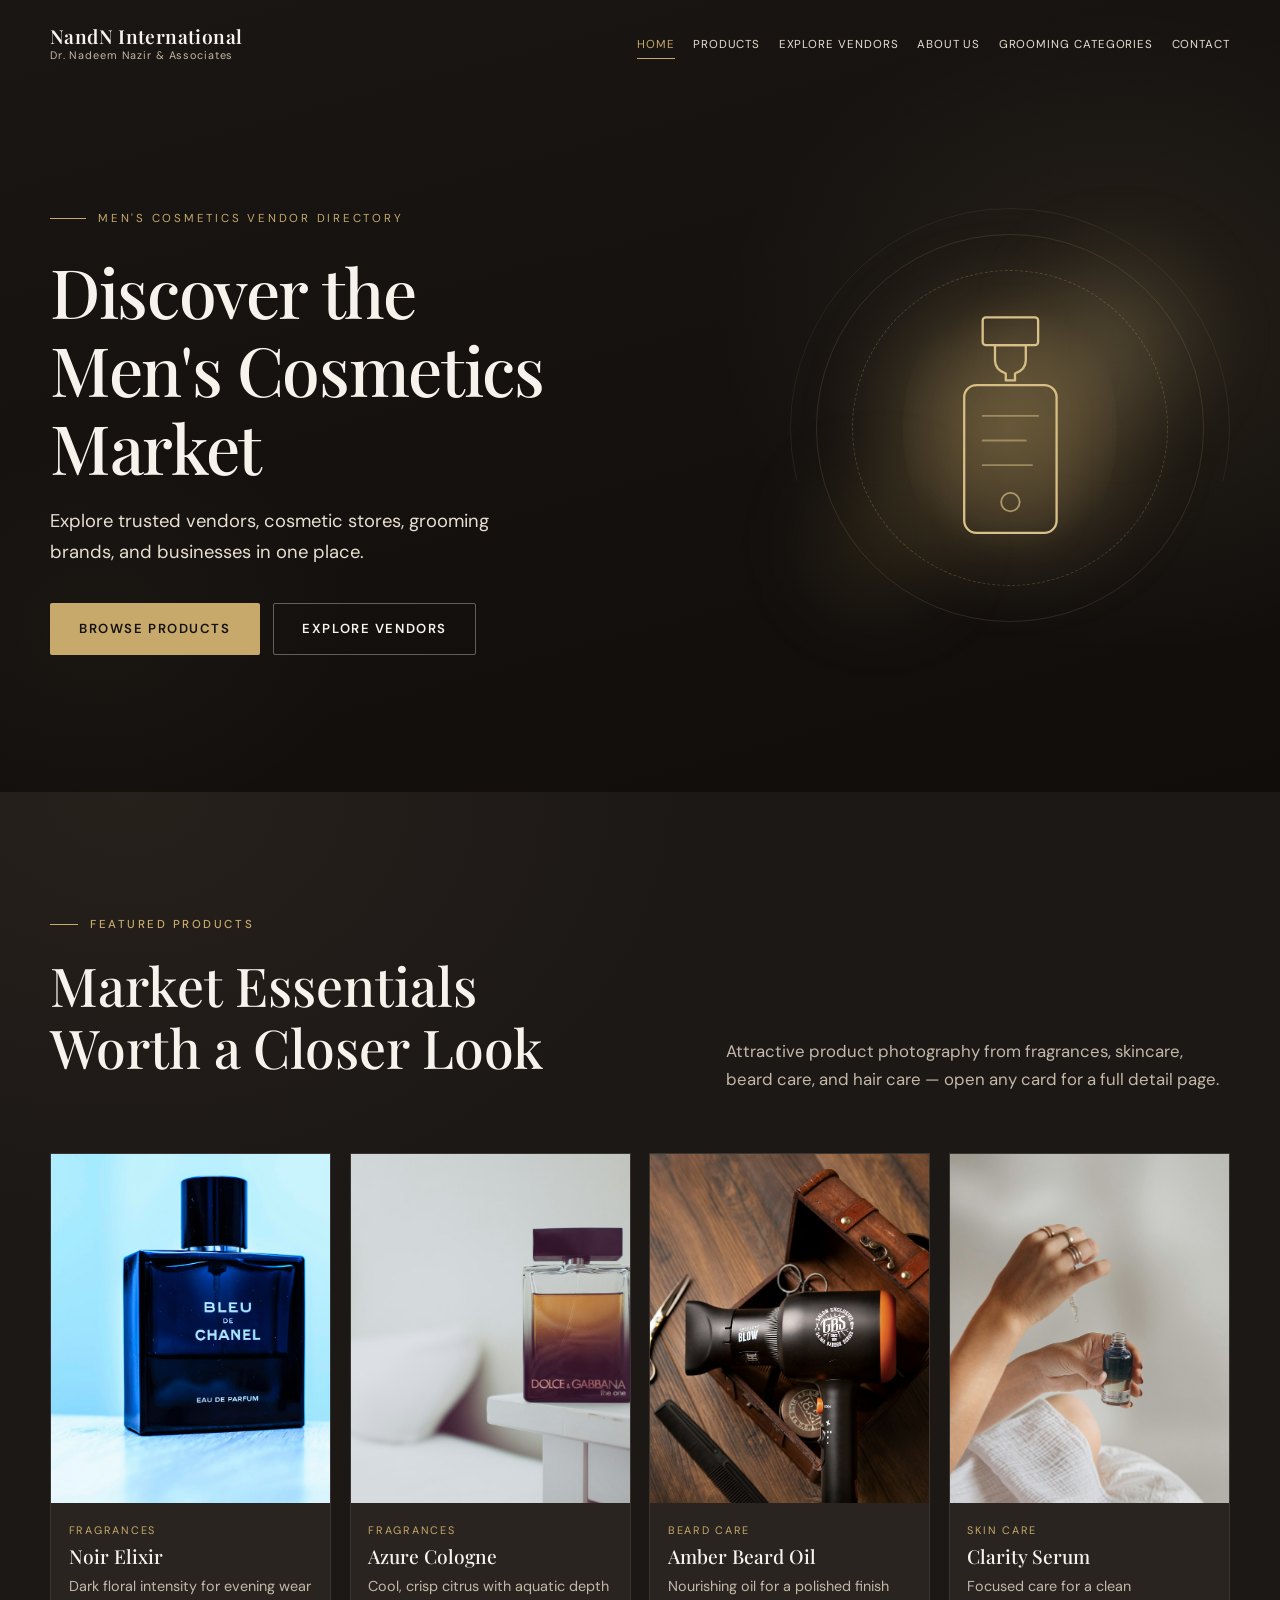
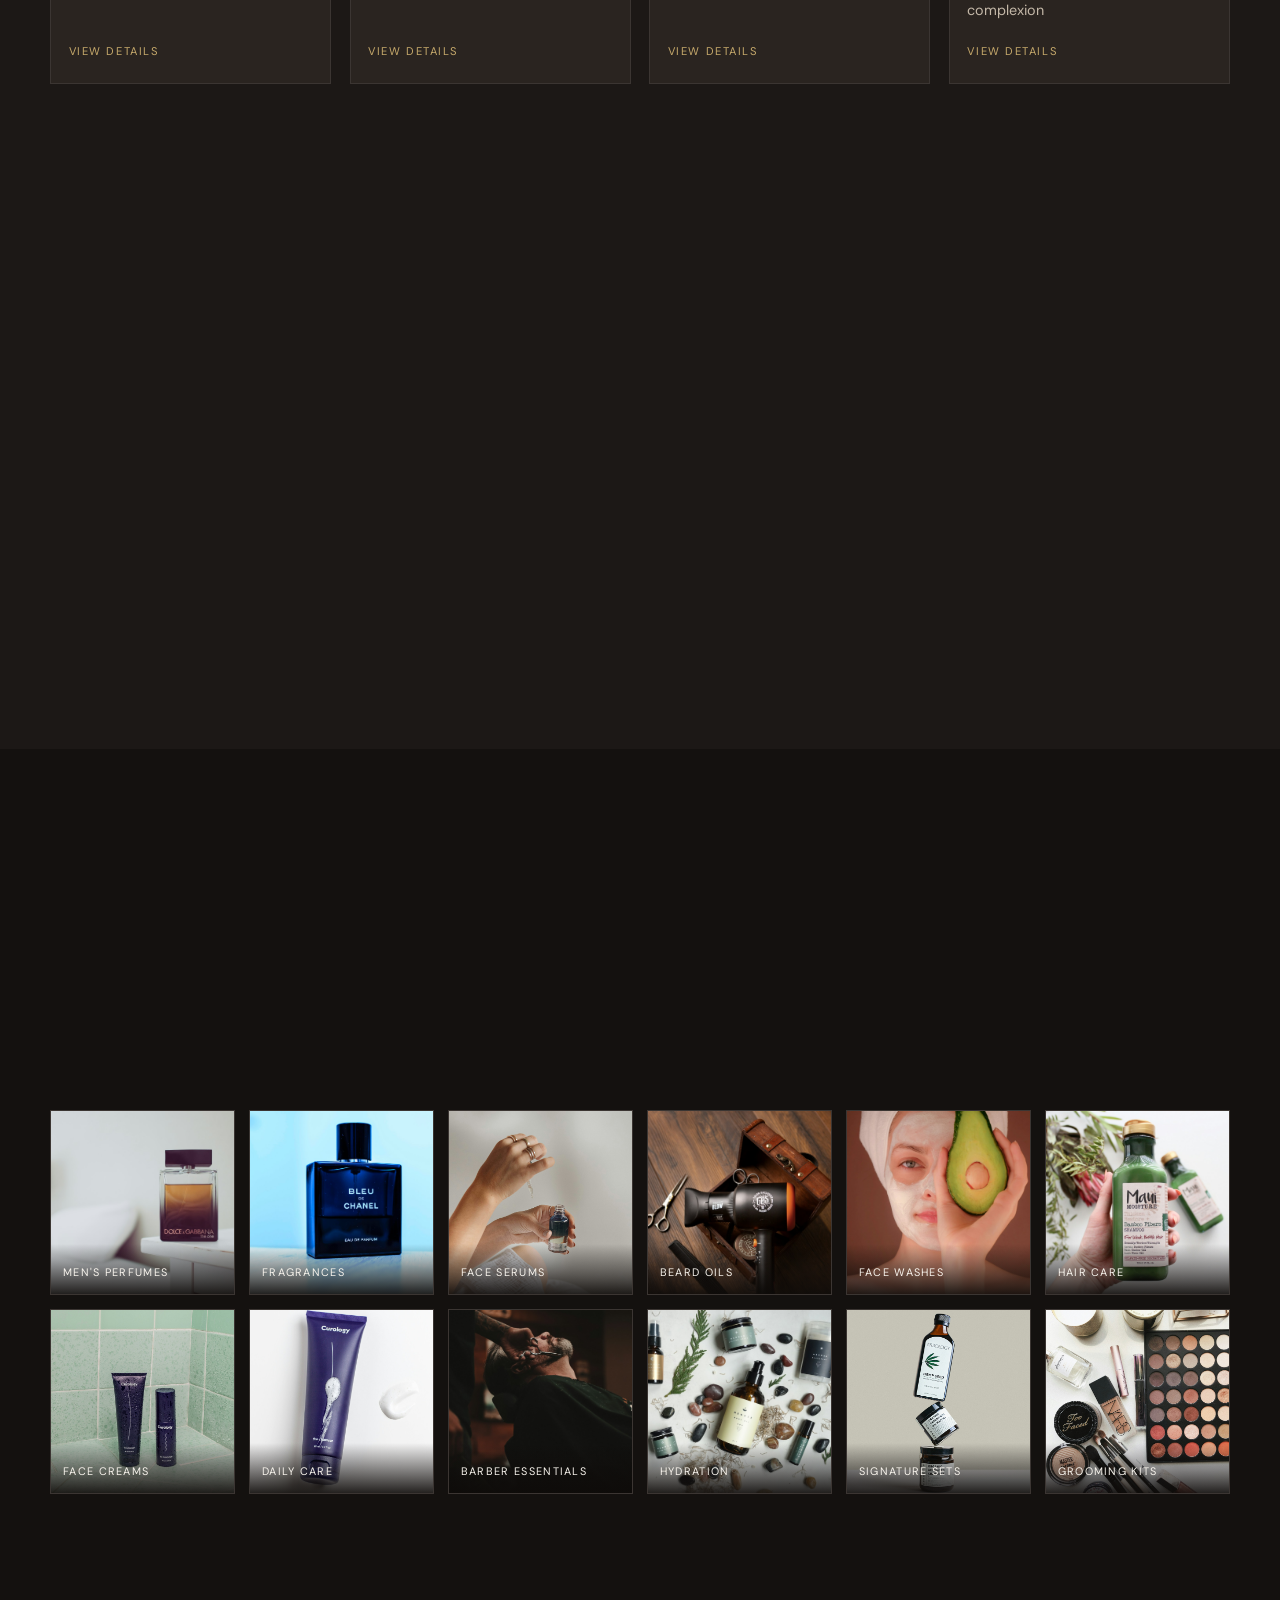
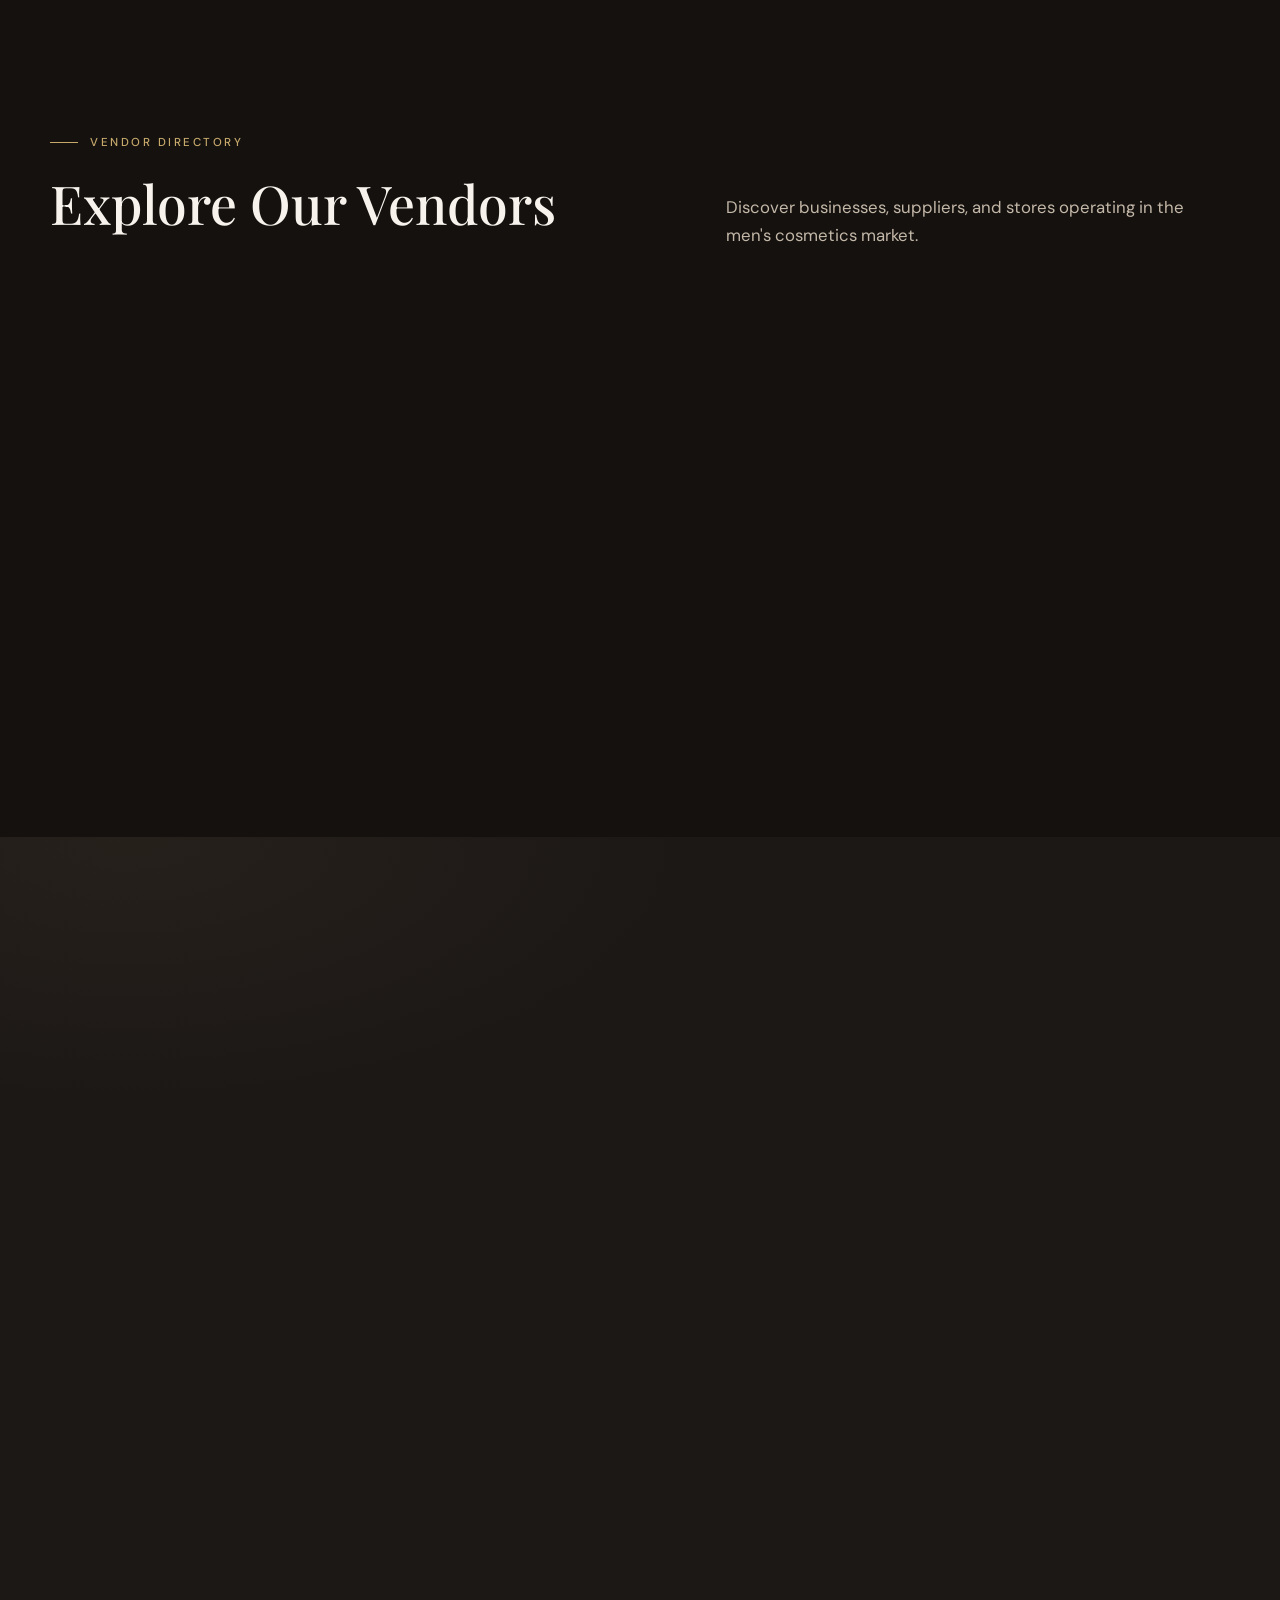
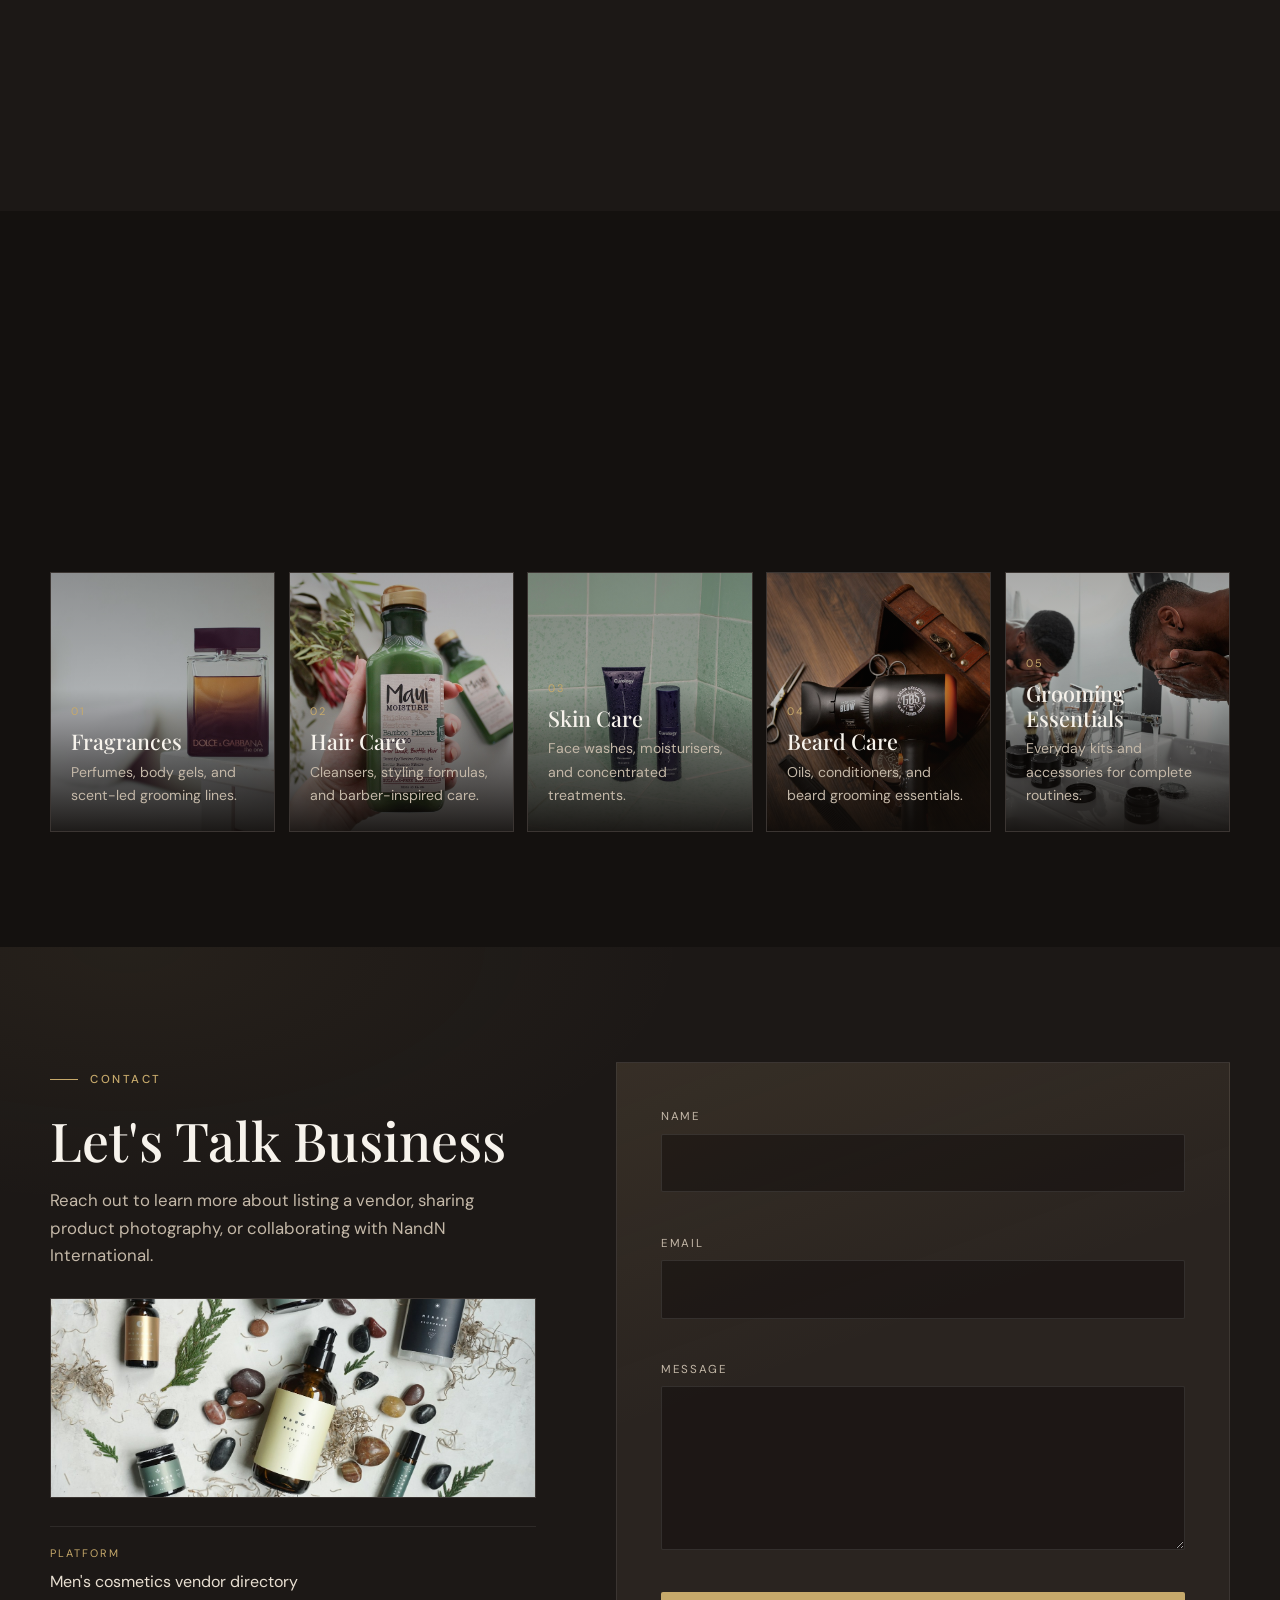
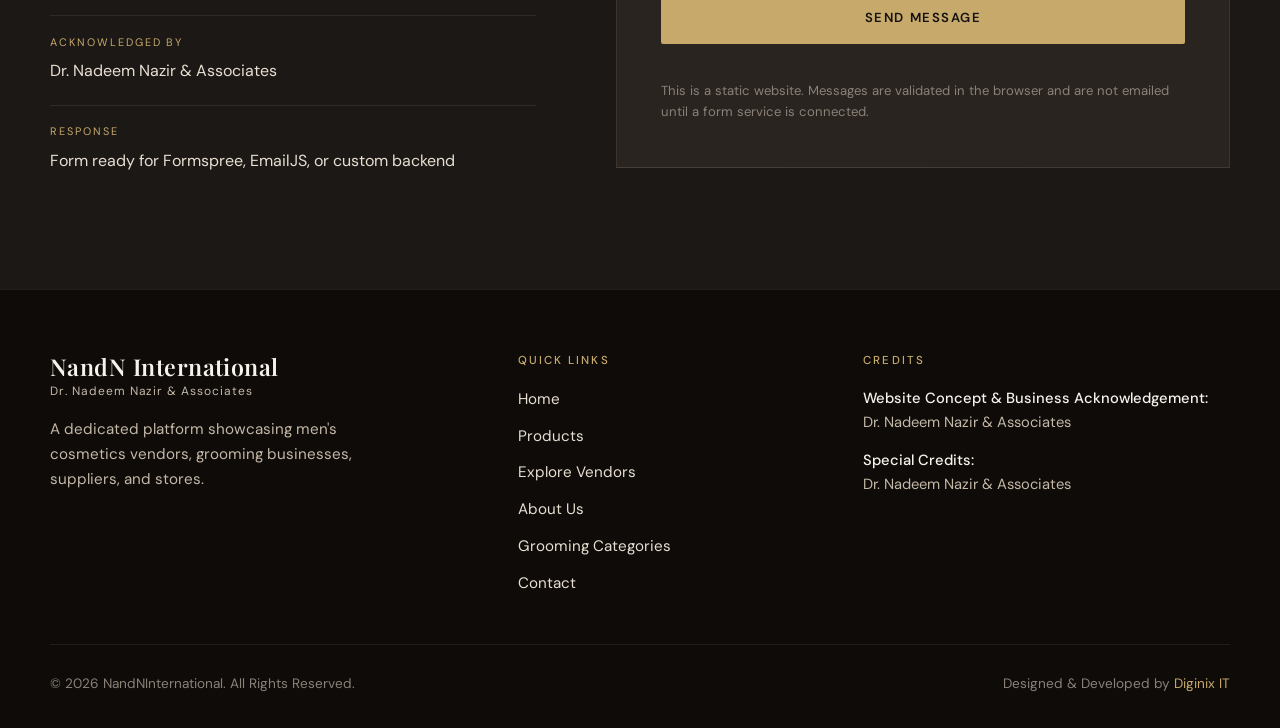
<file: index.html>
<!DOCTYPE html>
<html lang="en">
  <head>
    <meta charset="UTF-8" />
    <meta name="viewport" content="width=device-width, initial-scale=1.0" />
    <title>NandNInternational | Men's Cosmetics Market Vendors</title>
    <meta
      name="description"
      content="Discover men's cosmetics stores, suppliers, grooming brands, and market vendors through NandNInternational."
    />
    <link rel="canonical" href="https://www.nandninternational.com/" />

    <!-- Open Graph -->
    <meta property="og:type" content="website" />
    <meta property="og:title" content="NandNInternational | Men's Cosmetics Market Vendors" />
    <meta
      property="og:description"
      content="Discover men's cosmetics stores, suppliers, grooming brands, and market vendors through NandNInternational."
    />
    <meta property="og:image" content="assets/images/products/fragrance-collection.jpg" />
    <meta property="og:url" content="https://www.nandninternational.com/" />
    <meta property="og:site_name" content="NandN International" />

    <meta name="twitter:card" content="summary_large_image" />
    <meta name="twitter:title" content="NandNInternational | Men's Cosmetics Market Vendors" />
    <meta
      name="twitter:description"
      content="Discover men's cosmetics stores, suppliers, grooming brands, and market vendors through NandNInternational."
    />
    <meta name="twitter:image" content="assets/images/products/fragrance-collection.jpg" />

    <link rel="icon" type="image/svg+xml" href="assets/favicon/favicon.svg" />
    <link rel="apple-touch-icon" href="assets/favicon/favicon.svg" />

    <link rel="preconnect" href="https://fonts.googleapis.com" />
    <link rel="preconnect" href="https://fonts.gstatic.com" crossorigin />
    <link
      href="https://fonts.googleapis.com/css2?family=DM+Sans:ital,opsz,wght@0,9..40,400;0,9..40,500;0,9..40,600;0,9..40,700;1,9..40,400&family=Playfair+Display:wght@500;600;700&display=swap"
      rel="stylesheet"
    />

    <link rel="stylesheet" href="css/style.css" />
  </head>
  <body>
    <a class="skip-link" href="#main">Skip to content</a>

    <header class="site-header" id="site-header">
      <nav class="nav" aria-label="Primary">
        <a class="brand" href="#home">
          <span class="brand__name">NandN International</span>
          <span class="brand__sub">Dr. Nadeem Nazir &amp; Associates</span>
        </a>

        <button
          class="nav__toggle"
          id="nav-toggle"
          type="button"
          aria-expanded="false"
          aria-controls="nav-menu"
          aria-label="Toggle navigation menu"
        >
          <span></span>
          <span></span>
          <span></span>
        </button>

        <ul class="nav__menu" id="nav-menu">
          <li><a class="nav__link" href="#home">Home</a></li>
          <li><a class="nav__link" href="#products">Products</a></li>
          <li><a class="nav__link" href="#vendors">Explore Vendors</a></li>
          <li><a class="nav__link" href="#about">About Us</a></li>
          <li><a class="nav__link" href="#categories">Grooming Categories</a></li>
          <li><a class="nav__link" href="#contact">Contact</a></li>
        </ul>
      </nav>
    </header>

    <main id="main">
      <!-- HERO -->
      <section class="hero" id="home" aria-label="Hero">
        <div class="container hero__grid">
          <div class="hero__content">
            <p class="hero__eyebrow">Men's Cosmetics Vendor Directory</p>
            <h1 class="hero__title">Discover the Men's Cosmetics Market</h1>
            <p class="hero__text">
              Explore trusted vendors, cosmetic stores, grooming brands, and
              businesses in one place.
            </p>
            <div class="hero__actions">
              <a class="btn btn--gold" href="#products">Browse Products</a>
              <a class="btn btn--ghost" href="#vendors">Explore Vendors</a>
            </div>
          </div>

          <div class="hero__visual" aria-hidden="true">
            <div class="hero__orb hero__orb--a"></div>
            <div class="hero__orb hero__orb--b"></div>
            <div class="hero__orb hero__orb--c"></div>

            <div class="hero__rings">
              <span class="hero__ring hero__ring--1"></span>
              <span class="hero__ring hero__ring--2"></span>
              <span class="hero__ring hero__ring--3"></span>
            </div>

            <div class="hero__core">
              <svg class="hero__mark" viewBox="0 0 120 160" fill="none" xmlns="http://www.w3.org/2000/svg">
                <rect x="42" y="8" width="36" height="18" rx="2" stroke="currentColor" stroke-width="1.5" />
                <path d="M50 26h20v10c0 4-3 7-7 8.5v4.5h-6V44.5C53 43 50 40 50 36V26Z" stroke="currentColor" stroke-width="1.5" stroke-linejoin="round" />
                <rect x="30" y="52" width="60" height="96" rx="8" stroke="currentColor" stroke-width="1.5" />
                <path d="M42 72h36M42 88h28M42 104h32" stroke="currentColor" stroke-width="1.2" stroke-linecap="round" opacity="0.55" />
                <circle cx="60" cy="128" r="6" stroke="currentColor" stroke-width="1.2" opacity="0.7" />
              </svg>
              <span class="hero__shimmer"></span>
            </div>

            <span class="hero__particle"></span>
            <span class="hero__particle"></span>
            <span class="hero__particle"></span>
            <span class="hero__particle"></span>
            <span class="hero__particle"></span>
            <span class="hero__particle"></span>
          </div>
        </div>
      </section>

      <!-- FEATURED PRODUCTS -->
      <section class="section section--alt" id="products" aria-labelledby="products-title">
        <div class="container">
          <div class="section__header reveal">
            <div>
              <p class="section__eyebrow">Featured Products</p>
              <h2 class="section__title" id="products-title">
                Market Essentials Worth a Closer Look
              </h2>
            </div>
            <p class="section__lead">
              Attractive product photography from fragrances, skincare, beard
              care, and hair care — open any card for a full detail page.
            </p>
          </div>

          <div class="product-grid" id="product-grid">
            <!-- Rendered by js/products.js -->
          </div>
        </div>
      </section>

      <!-- COMPACT GALLERY -->
      <section class="section" id="showcase" aria-labelledby="showcase-title">
        <div class="container">
          <div class="section__header reveal">
            <div>
              <p class="section__eyebrow">Image Gallery</p>
              <h2 class="section__title" id="showcase-title">
                The Craft of Modern Grooming
              </h2>
            </div>
            <p class="section__lead">
              A compact look at men's fragrances, skincare, beard care, and
              grooming essentials from the market we showcase.
            </p>
          </div>

          <div class="gallery-grid">
            <figure class="gallery-item reveal">
              <img
                src="assets/images/products/fragrance-luxury-cologne.jpg"
                alt="Luxury men's cologne on wood surface"
                loading="lazy"
              />
              <figcaption>Men's Perfumes</figcaption>
            </figure>

            <figure class="gallery-item reveal reveal-delay-1">
              <img
                src="assets/images/products/fragrance-collection.jpg"
                alt="Men's cologne bottle product photography"
                loading="lazy"
              />
              <figcaption>Fragrances</figcaption>
            </figure>

            <figure class="gallery-item reveal reveal-delay-2">
              <img
                src="assets/images/products/skincare-dropper.jpg"
                alt="Skincare dropper bottle with clear product photography"
                loading="lazy"
              />
              <figcaption>Face Serums</figcaption>
            </figure>

            <figure class="gallery-item reveal reveal-delay-3">
              <img
                src="assets/images/products/beard-oil-studio.jpg"
                alt="Beard oil bottle in clean studio setting"
                loading="lazy"
              />
              <figcaption>Beard Oils</figcaption>
            </figure>

            <figure class="gallery-item reveal">
              <img
                src="assets/images/products/skincare-face-wash.jpg"
                alt="Men's face wash and cleanser products"
                loading="lazy"
              />
              <figcaption>Face Washes</figcaption>
            </figure>

            <figure class="gallery-item reveal reveal-delay-1">
              <img
                src="assets/images/products/haircare-shampoo-bottle.jpg"
                alt="Hair care shampoo bottle product shot"
                loading="lazy"
              />
              <figcaption>Hair Care</figcaption>
            </figure>

            <figure class="gallery-item reveal reveal-delay-2">
              <img
                src="assets/images/products/skincare-cream-jar.jpg"
                alt="Premium face cream jar on clean background"
                loading="lazy"
              />
              <figcaption>Face Creams</figcaption>
            </figure>

            <figure class="gallery-item reveal reveal-delay-3">
              <img
                src="assets/images/products/skincare-routine-bottles.jpg"
                alt="Daily skincare cleanser bottles"
                loading="lazy"
              />
              <figcaption>Daily Care</figcaption>
            </figure>

            <figure class="gallery-item reveal">
              <img
                src="assets/images/products/barber-grooming-tools.jpg"
                alt="Barber grooming tools and essentials"
                loading="lazy"
              />
              <figcaption>Barber Essentials</figcaption>
            </figure>

            <figure class="gallery-item reveal reveal-delay-1">
              <img
                src="assets/images/products/skincare-white-products.jpg"
                alt="Hydrating white skincare product bottles"
                loading="lazy"
              />
              <figcaption>Hydration</figcaption>
            </figure>

            <figure class="gallery-item reveal reveal-delay-2">
              <img
                src="assets/images/products/skincare-cleanse-set.jpg"
                alt="Cleanse and hydrate skincare set"
                loading="lazy"
              />
              <figcaption>Signature Sets</figcaption>
            </figure>

            <figure class="gallery-item reveal reveal-delay-3">
              <img
                src="assets/images/products/grooming-product-flatlay.jpg"
                alt="Grooming products arranged in an editorial flat lay"
                loading="lazy"
              />
              <figcaption>Grooming Kits</figcaption>
            </figure>
          </div>
        </div>
      </section>

      <!-- VENDORS -->
      <section class="section" id="vendors" aria-labelledby="vendors-title">
        <div class="container">
          <div class="section__header reveal">
            <div>
              <p class="section__eyebrow">Vendor Directory</p>
              <h2 class="section__title" id="vendors-title">Explore Our Vendors</h2>
            </div>
            <p class="section__lead">
              Discover businesses, suppliers, and stores operating in the men's
              cosmetics market.
            </p>
          </div>

          <div class="vendor-grid reveal" id="vendor-grid" aria-live="polite">
            <!-- Rendered by js/vendors.js -->
          </div>
        </div>
      </section>

      <!-- ABOUT -->
      <section class="section section--alt" id="about" aria-labelledby="about-title">
        <div class="container about">
          <div class="about__gallery reveal">
            <div class="about__frame about__frame--main">
              <img
                src="assets/images/products/fragrance-dark-perfume.jpg"
                alt="Editorial still of premium men's fragrance"
                loading="lazy"
                data-pos="center"
              />
            </div>
            <div class="about__frame">
              <img
                src="assets/images/products/skincare-cream-jar.jpg"
                alt="Premium men's face cream jar"
                loading="lazy"
              />
            </div>
            <div class="about__frame">
              <img
                src="assets/images/products/beard-oil-studio.jpg"
                alt="Beard oil studio product photograph"
                loading="lazy"
              />
            </div>
          </div>

          <div class="about__content reveal reveal-delay-1">
            <p class="section__eyebrow">About Us</p>
            <h2 class="section__title" id="about-title">
              Connecting the Men's Cosmetics Market
            </h2>
            <p class="section__lead">
              NandN International provides a dedicated platform to showcase
              businesses, suppliers, and vendors from the men's cosmetics market,
              making it easier to discover and explore the industry.
            </p>

            <div class="about__points">
              <div class="about__point">
                <span class="about__point-num">01</span>
                <div>
                  <h3>Vendor Discovery</h3>
                  <p>
                    Browse shops, wholesalers, and grooming brands in one curated
                    directory experience.
                  </p>
                </div>
              </div>
              <div class="about__point">
                <span class="about__point-num">02</span>
                <div>
                  <h3>Category Clarity</h3>
                  <p>
                    Navigate fragrances, hair care, skin care, beard care, and
                    grooming essentials with clear visual structure.
                  </p>
                </div>
              </div>
              <div class="about__point">
                <span class="about__point-num">03</span>
                <div>
                  <h3>Business Presentation</h3>
                  <p>
                    Present photography, locations, and contact pathways without
                    turning the platform into an online store.
                  </p>
                </div>
              </div>
            </div>
          </div>
        </div>
      </section>

      <!-- CATEGORIES -->
      <section class="section" id="categories" aria-labelledby="categories-title">
        <div class="container">
          <div class="section__header reveal">
            <div>
              <p class="section__eyebrow">Grooming Categories</p>
              <h2 class="section__title" id="categories-title">
                Everything Around Men's Grooming
              </h2>
            </div>
            <p class="section__lead">
              Informational categories that map the men's cosmetics market —
              designed for discovery, not shopping.
            </p>
          </div>

          <div class="category-grid">
            <article class="category-card reveal">
              <img
                src="assets/images/categories/fragrances.jpg"
                alt="Fragrance and grooming product arrangement"
                loading="lazy"
              />
              <div class="category-card__body">
                <p class="category-card__index">01</p>
                <h3 class="category-card__title">Fragrances</h3>
                <p class="category-card__text">
                  Perfumes, body gels, and scent-led grooming lines.
                </p>
              </div>
            </article>

            <article class="category-card reveal reveal-delay-1">
              <img
                src="assets/images/categories/hair-care.jpg"
                alt="Men's hair and beard cleanser bottle"
                loading="lazy"
              />
              <div class="category-card__body">
                <p class="category-card__index">02</p>
                <h3 class="category-card__title">Hair Care</h3>
                <p class="category-card__text">
                  Cleansers, styling formulas, and barber-inspired care.
                </p>
              </div>
            </article>

            <article class="category-card reveal reveal-delay-2">
              <img
                src="assets/images/categories/skin-care.jpg"
                alt="Hydrating men's skincare concentrate bottle"
                loading="lazy"
              />
              <div class="category-card__body">
                <p class="category-card__index">03</p>
                <h3 class="category-card__title">Skin Care</h3>
                <p class="category-card__text">
                  Face washes, moisturisers, and concentrated treatments.
                </p>
              </div>
            </article>

            <article class="category-card reveal">
              <img
                src="assets/images/categories/beard-care.jpg"
                alt="Men's beard oil bottle and box"
                loading="lazy"
              />
              <div class="category-card__body">
                <p class="category-card__index">04</p>
                <h3 class="category-card__title">Beard Care</h3>
                <p class="category-card__text">
                  Oils, conditioners, and beard grooming essentials.
                </p>
              </div>
            </article>

            <article class="category-card reveal reveal-delay-1">
              <img
                src="assets/images/categories/grooming-essentials.jpg"
                alt="Collection of men's grooming essentials held in hands"
                loading="lazy"
              />
              <div class="category-card__body">
                <p class="category-card__index">05</p>
                <h3 class="category-card__title">Grooming Essentials</h3>
                <p class="category-card__text">
                  Everyday kits and accessories for complete routines.
                </p>
              </div>
            </article>
          </div>
        </div>
      </section>

      <!-- CONTACT -->
      <section class="section section--alt" id="contact" aria-labelledby="contact-title">
        <div class="container contact">
          <div class="contact__aside reveal">
            <p class="section__eyebrow">Contact</p>
            <h2 class="section__title" id="contact-title">
              Let's Talk Business
            </h2>
            <p class="section__lead">
              Reach out to learn more about listing a vendor, sharing product
              photography, or collaborating with NandN International.
            </p>

            <div class="contact__visual">
              <img
                src="assets/images/products/skincare-white-products.jpg"
                alt="Men's skincare product set for vendor showcase"
                loading="lazy"
              />
            </div>

            <div class="contact__details">
              <div class="contact__detail">
                <span>Platform</span>
                <p>Men's cosmetics vendor directory</p>
              </div>
              <div class="contact__detail">
                <span>Acknowledged By</span>
                <p>Dr. Nadeem Nazir &amp; Associates</p>
              </div>
              <div class="contact__detail">
                <span>Response</span>
                <p>Form ready for Formspree, EmailJS, or custom backend</p>
              </div>
            </div>
          </div>

          <div class="contact__panel reveal reveal-delay-1">
            <form class="contact-form" id="contact-form" novalidate>
              <div class="form-field">
                <label for="name">Name</label>
                <input
                  type="text"
                  id="name"
                  name="name"
                  autocomplete="name"
                  required
                  aria-required="true"
                />
                <span class="field-error" id="name-error" role="alert"></span>
              </div>

              <div class="form-field">
                <label for="email">Email</label>
                <input
                  type="email"
                  id="email"
                  name="email"
                  autocomplete="email"
                  required
                  aria-required="true"
                />
                <span class="field-error" id="email-error" role="alert"></span>
              </div>

              <div class="form-field">
                <label for="message">Message</label>
                <textarea
                  id="message"
                  name="message"
                  rows="5"
                  required
                  aria-required="true"
                ></textarea>
                <span class="field-error" id="message-error" role="alert"></span>
              </div>

              <button class="btn btn--gold btn--block" type="submit">
                Send Message
              </button>

              <div
                class="form-feedback"
                id="form-feedback"
                role="status"
                aria-live="polite"
                hidden
              ></div>

              <p class="form-note">
                This is a static website. Messages are validated in the browser
                and are not emailed until a form service is connected.
              </p>
            </form>
          </div>
        </div>
      </section>
    </main>

    <footer class="site-footer">
      <div class="container">
        <div class="footer__top">
          <div>
            <div class="brand brand--footer">
              <span class="brand__name">NandN International</span>
              <span class="brand__sub">Dr. Nadeem Nazir &amp; Associates</span>
            </div>
            <p class="footer__desc">
              A dedicated platform showcasing men's cosmetics vendors, grooming
              businesses, suppliers, and stores.
            </p>
          </div>

          <div>
            <h3 class="footer__heading">Quick Links</h3>
            <ul class="footer__links">
              <li><a href="#home">Home</a></li>
              <li><a href="#products">Products</a></li>
              <li><a href="#vendors">Explore Vendors</a></li>
              <li><a href="#about">About Us</a></li>
              <li><a href="#categories">Grooming Categories</a></li>
              <li><a href="#contact">Contact</a></li>
            </ul>
          </div>

          <div class="footer__credits">
            <h3 class="footer__heading">Credits</h3>
            <p>
              <strong>Website Concept &amp; Business Acknowledgement:</strong><br />
              Dr. Nadeem Nazir &amp; Associates
            </p>
            <p>
              <strong>Special Credits:</strong><br />
              Dr. Nadeem Nazir &amp; Associates
            </p>
          </div>
        </div>

        <div class="footer__bottom">
          <p>
            &copy; <span id="year">2026</span> NandNInternational. All Rights
            Reserved.
          </p>
          <p class="footer__dev">
            Designed &amp; Developed by
            <a
              href="https://diginixit.com/"
              target="_blank"
              rel="noopener noreferrer"
              >Diginix IT</a
            >
          </p>
        </div>
      </div>
    </footer>

    <button
      class="back-to-top"
      id="back-to-top"
      type="button"
      aria-label="Back to top"
    >
      ↑
    </button>

    <script src="js/products.js" defer></script>
    <script src="js/vendors.js" defer></script>
    <script src="js/main.js" defer></script>
  </body>
</html>
</file>
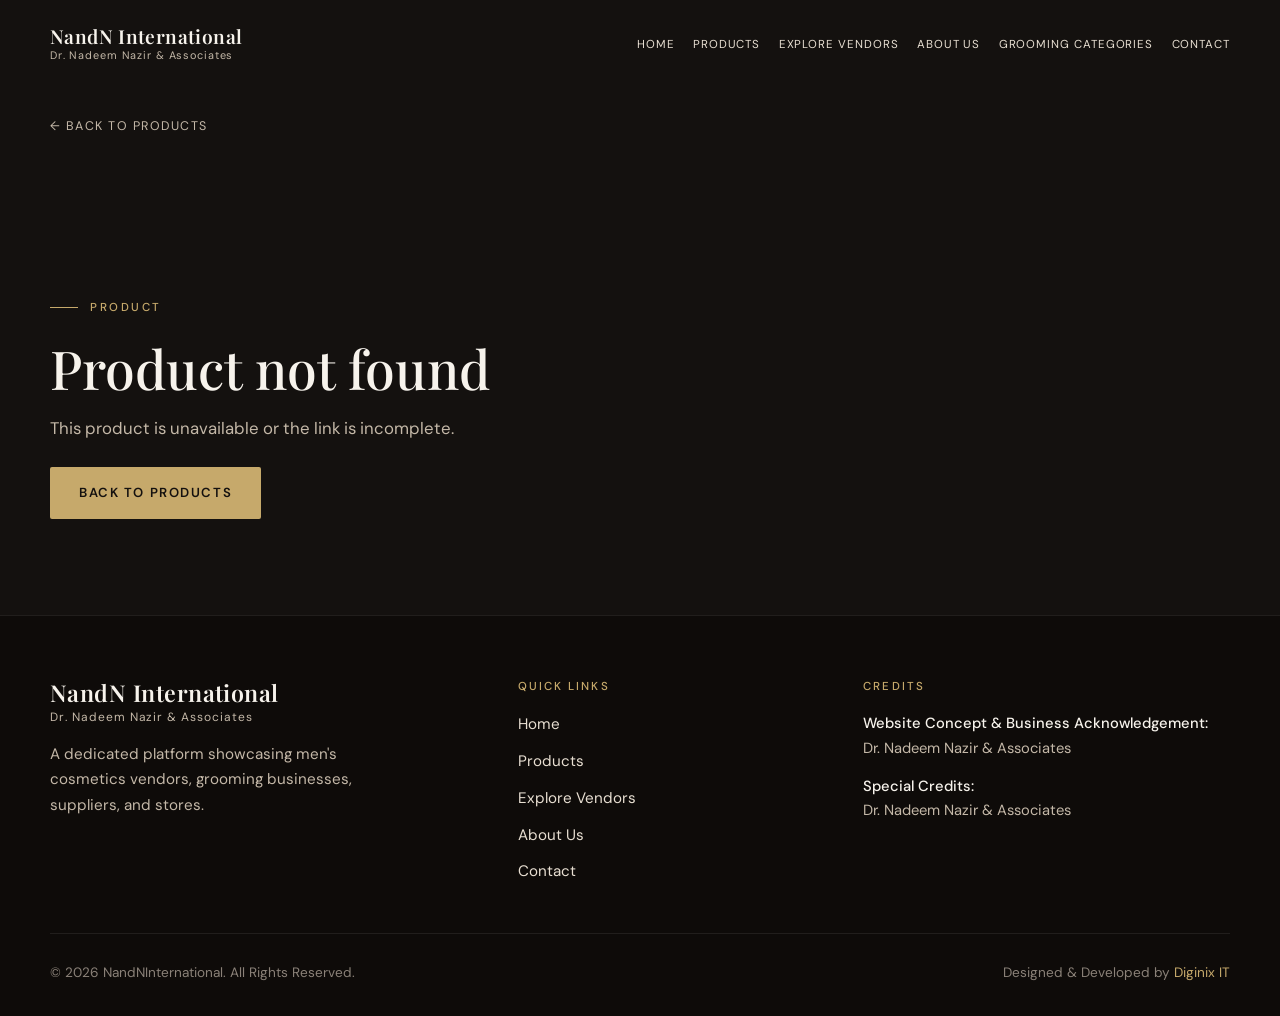
<file: product.html>
<!DOCTYPE html>
<html lang="en">
  <head>
    <meta charset="UTF-8" />
    <meta name="viewport" content="width=device-width, initial-scale=1.0" />
    <title>Product | NandN International</title>
    <meta
      name="description"
      content="Product detail photography from the NandN International men's cosmetics market directory."
    />
    <link rel="canonical" href="https://www.nandninternational.com/product.html" />

    <link rel="icon" type="image/svg+xml" href="assets/favicon/favicon.svg" />
    <link rel="apple-touch-icon" href="assets/favicon/favicon.svg" />

    <link rel="preconnect" href="https://fonts.googleapis.com" />
    <link rel="preconnect" href="https://fonts.gstatic.com" crossorigin />
    <link
      href="https://fonts.googleapis.com/css2?family=DM+Sans:ital,opsz,wght@0,9..40,400;0,9..40,500;0,9..40,600;0,9..40,700;1,9..40,400&family=Playfair+Display:wght@500;600;700&display=swap"
      rel="stylesheet"
    />

    <link rel="stylesheet" href="css/style.css" />
  </head>
  <body>
    <a class="skip-link" href="#main">Skip to content</a>

    <header class="site-header is-scrolled" id="site-header">
      <nav class="nav" aria-label="Primary">
        <a class="brand" href="index.html#home">
          <span class="brand__name">NandN International</span>
          <span class="brand__sub">Dr. Nadeem Nazir &amp; Associates</span>
        </a>

        <button
          class="nav__toggle"
          id="nav-toggle"
          type="button"
          aria-expanded="false"
          aria-controls="nav-menu"
          aria-label="Toggle navigation menu"
        >
          <span></span>
          <span></span>
          <span></span>
        </button>

        <ul class="nav__menu" id="nav-menu">
          <li><a class="nav__link" href="index.html#home">Home</a></li>
          <li><a class="nav__link" href="index.html#products">Products</a></li>
          <li><a class="nav__link" href="index.html#vendors">Explore Vendors</a></li>
          <li><a class="nav__link" href="index.html#about">About Us</a></li>
          <li><a class="nav__link" href="index.html#categories">Grooming Categories</a></li>
          <li><a class="nav__link" href="index.html#contact">Contact</a></li>
        </ul>
      </nav>
    </header>

    <main id="main">
      <div class="product-page-top">
        <div class="container">
          <a class="product-back" href="index.html#products">← Back to products</a>
        </div>
      </div>

      <div id="product-detail">
        <!-- Rendered by js/products.js -->
      </div>
    </main>

    <footer class="site-footer">
      <div class="container">
        <div class="footer__top">
          <div>
            <div class="brand brand--footer">
              <span class="brand__name">NandN International</span>
              <span class="brand__sub">Dr. Nadeem Nazir &amp; Associates</span>
            </div>
            <p class="footer__desc">
              A dedicated platform showcasing men's cosmetics vendors, grooming
              businesses, suppliers, and stores.
            </p>
          </div>

          <div>
            <h3 class="footer__heading">Quick Links</h3>
            <ul class="footer__links">
              <li><a href="index.html#home">Home</a></li>
              <li><a href="index.html#products">Products</a></li>
              <li><a href="index.html#vendors">Explore Vendors</a></li>
              <li><a href="index.html#about">About Us</a></li>
              <li><a href="index.html#contact">Contact</a></li>
            </ul>
          </div>

          <div class="footer__credits">
            <h3 class="footer__heading">Credits</h3>
            <p>
              <strong>Website Concept &amp; Business Acknowledgement:</strong><br />
              Dr. Nadeem Nazir &amp; Associates
            </p>
            <p>
              <strong>Special Credits:</strong><br />
              Dr. Nadeem Nazir &amp; Associates
            </p>
          </div>
        </div>

        <div class="footer__bottom">
          <p>
            &copy; <span id="year">2026</span> NandNInternational. All Rights
            Reserved.
          </p>
          <p class="footer__dev">
            Designed &amp; Developed by
            <a
              href="https://diginixit.com/"
              target="_blank"
              rel="noopener noreferrer"
              >Diginix IT</a
            >
          </p>
        </div>
      </div>
    </footer>

    <button
      class="back-to-top"
      id="back-to-top"
      type="button"
      aria-label="Back to top"
    >
      ↑
    </button>

    <script src="js/products.js" defer></script>
    <script src="js/vendors.js" defer></script>
    <script src="js/main.js" defer></script>
  </body>
</html>
</file>
<file: css/style.css>
/* ==========================================================================
   NandN International — Premium Men's Cosmetics Vendor Directory
   Charcoal · Warm Black · Off-white · Muted Beige · Champagne Gold
   ========================================================================== */

:root {
  --ink: #14110f;
  --charcoal: #1c1816;
  --warm-black: #2a2420;
  --stone: #3d3631;
  --warm-grey: #8a8178;
  --muted-beige: #c4b8a8;
  --sand: #e8dfd2;
  --off-white: #f7f3ec;
  --cream: #faf7f2;
  --champagne: #c6a96b;
  --champagne-light: #d9c28a;
  --champagne-deep: #a88b4a;
  --line: rgba(198, 169, 107, 0.28);
  --line-soft: rgba(255, 255, 255, 0.08);
  --shadow: 0 24px 60px rgba(0, 0, 0, 0.35);

  --font-display: "Playfair Display", Georgia, "Times New Roman", serif;
  --font-body: "DM Sans", system-ui, -apple-system, sans-serif;

  --nav-h: 88px;
  --container: 1180px;
  --radius: 2px;
  --ease: cubic-bezier(0.22, 1, 0.36, 1);
}

*,
*::before,
*::after {
  box-sizing: border-box;
}

html {
  scroll-behavior: smooth;
  -webkit-text-size-adjust: 100%;
}

body {
  margin: 0;
  font-family: var(--font-body);
  font-size: 1rem;
  line-height: 1.65;
  color: var(--sand);
  background: var(--ink);
  overflow-x: hidden;
}

body.nav-open {
  overflow: hidden;
}

img {
  max-width: 100%;
  height: auto;
  display: block;
}

img.img-fallback {
  object-fit: cover;
  width: 100%;
  height: 100%;
}

a {
  color: inherit;
  text-decoration: none;
}

button,
input,
textarea {
  font: inherit;
  color: inherit;
}

ul {
  list-style: none;
  margin: 0;
  padding: 0;
}

h1,
h2,
h3,
h4 {
  font-family: var(--font-display);
  font-weight: 500;
  line-height: 1.15;
  color: var(--off-white);
  margin: 0;
}

p {
  margin: 0;
}

:focus-visible {
  outline: 2px solid var(--champagne);
  outline-offset: 3px;
}

.skip-link {
  position: absolute;
  left: 1rem;
  top: -100px;
  background: var(--champagne);
  color: var(--ink);
  padding: 0.75rem 1rem;
  z-index: 2000;
  font-weight: 600;
}

.skip-link:focus {
  top: 1rem;
}

.container {
  width: min(100% - 2.5rem, var(--container));
  margin-inline: auto;
}

.section {
  padding: clamp(4.5rem, 9vw, 7.5rem) 0;
  position: relative;
}

.section--alt {
  background:
    radial-gradient(ellipse 80% 50% at 10% 0%, rgba(198, 169, 107, 0.06), transparent 55%),
    var(--charcoal);
}

.section__eyebrow {
  display: inline-flex;
  align-items: center;
  gap: 0.75rem;
  font-size: 0.72rem;
  letter-spacing: 0.22em;
  text-transform: uppercase;
  color: var(--champagne);
  font-weight: 500;
  margin-bottom: 1.25rem;
}

.section__eyebrow::before {
  content: "";
  width: 28px;
  height: 1px;
  background: var(--champagne);
}

.section__title {
  font-size: clamp(2rem, 4.2vw, 3.35rem);
  max-width: 16ch;
  margin-bottom: 1rem;
}

.section__lead {
  max-width: 42ch;
  color: var(--muted-beige);
  font-size: 1.05rem;
}

.section__header {
  display: flex;
  flex-wrap: wrap;
  align-items: end;
  justify-content: space-between;
  gap: 1.5rem 3rem;
  margin-bottom: clamp(2.5rem, 5vw, 3.75rem);
}

/* ---------- Buttons ---------- */
.btn {
  display: inline-flex;
  align-items: center;
  justify-content: center;
  gap: 0.6rem;
  min-height: 52px;
  padding: 0.85rem 1.75rem;
  border: 1px solid transparent;
  border-radius: var(--radius);
  font-size: 0.82rem;
  font-weight: 600;
  letter-spacing: 0.12em;
  text-transform: uppercase;
  cursor: pointer;
  transition: background 0.35s var(--ease), color 0.35s var(--ease),
    border-color 0.35s var(--ease), transform 0.35s var(--ease);
}

.btn--gold {
  background: var(--champagne);
  color: var(--ink);
}

.btn--gold:hover {
  background: var(--champagne-light);
  transform: translateY(-2px);
}

.btn--ghost {
  background: transparent;
  color: var(--off-white);
  border-color: rgba(247, 243, 236, 0.35);
}

.btn--ghost:hover {
  border-color: var(--champagne);
  color: var(--champagne);
  transform: translateY(-2px);
}

.btn--block {
  width: 100%;
}

/* ---------- Brand wordmark ---------- */
.brand {
  display: flex;
  flex-direction: column;
  gap: 0.15rem;
  line-height: 1.1;
}

.brand__name {
  font-family: var(--font-display);
  font-size: 1.2rem;
  font-weight: 600;
  letter-spacing: 0.02em;
  color: var(--off-white);
}

.brand__sub {
  font-size: 0.68rem;
  letter-spacing: 0.08em;
  color: var(--muted-beige);
  font-weight: 400;
}

.brand--footer .brand__name {
  font-size: 1.45rem;
}

.brand--footer .brand__sub {
  font-size: 0.75rem;
  margin-top: 0.2rem;
}

/* ==========================================================================
   Header / Nav
   ========================================================================== */
.site-header {
  position: fixed;
  inset: 0 0 auto;
  z-index: 1000;
  height: var(--nav-h);
  display: flex;
  align-items: center;
  transition: background 0.4s var(--ease), box-shadow 0.4s var(--ease),
    backdrop-filter 0.4s var(--ease);
}

.site-header.is-scrolled {
  background: rgba(20, 17, 15, 0.92);
  backdrop-filter: blur(16px);
  box-shadow: 0 1px 0 var(--line-soft);
}

.nav {
  width: min(100% - 2.5rem, var(--container));
  margin-inline: auto;
  display: flex;
  align-items: center;
  justify-content: space-between;
  gap: 1.5rem;
}

.nav__menu {
  display: flex;
  align-items: center;
  gap: 0.15rem 1.15rem;
  flex-wrap: nowrap;
}

.nav__link {
  position: relative;
  font-size: 0.72rem;
  letter-spacing: 0.08em;
  text-transform: uppercase;
  color: var(--sand);
  padding: 0.4rem 0;
  white-space: nowrap;
  transition: color 0.3s var(--ease);
}

.nav__link::after {
  content: "";
  position: absolute;
  left: 0;
  bottom: 0;
  width: 100%;
  height: 1px;
  background: var(--champagne);
  transform: scaleX(0);
  transform-origin: left;
  transition: transform 0.35s var(--ease);
}

.nav__link:hover,
.nav__link.is-active {
  color: var(--champagne);
}

.nav__link.is-active::after,
.nav__link:hover::after {
  transform: scaleX(1);
}

.nav__toggle {
  display: none;
  width: 44px;
  height: 44px;
  border: 1px solid var(--line);
  background: transparent;
  cursor: pointer;
  padding: 0;
  place-items: center;
  gap: 5px;
  flex-direction: column;
}

.nav__toggle span {
  display: block;
  width: 18px;
  height: 1.5px;
  background: var(--off-white);
  transition: transform 0.3s var(--ease), opacity 0.3s var(--ease);
}

.nav__toggle[aria-expanded="true"] span:nth-child(1) {
  transform: translateY(6.5px) rotate(45deg);
}

.nav__toggle[aria-expanded="true"] span:nth-child(2) {
  opacity: 0;
}

.nav__toggle[aria-expanded="true"] span:nth-child(3) {
  transform: translateY(-6.5px) rotate(-45deg);
}

/* ==========================================================================
   Hero — content left, product image right
   ========================================================================== */
.hero {
  position: relative;
  min-height: min(88svh, 820px);
  display: grid;
  align-items: center;
  padding: calc(var(--nav-h) + 2.5rem) 0 4rem;
  overflow: hidden;
  background:
    radial-gradient(ellipse 55% 70% at 88% 42%, rgba(198, 169, 107, 0.1), transparent 58%),
    radial-gradient(ellipse 40% 50% at 8% 80%, rgba(198, 169, 107, 0.04), transparent 50%),
    linear-gradient(165deg, #1a1613 0%, var(--ink) 48%, #100d0b 100%);
}

.hero__grid {
  display: grid;
  grid-template-columns: 1.05fr 0.95fr;
  gap: clamp(2rem, 5vw, 4.5rem);
  align-items: center;
}

.hero__content {
  position: relative;
  z-index: 1;
  max-width: 560px;
  animation: heroContentIn 0.9s var(--ease) both;
}

@keyframes heroContentIn {
  from {
    opacity: 0;
    transform: translateY(22px);
  }
  to {
    opacity: 1;
    transform: translateY(0);
  }
}

.hero__eyebrow {
  display: inline-flex;
  align-items: center;
  gap: 0.75rem;
  font-size: 0.72rem;
  letter-spacing: 0.24em;
  text-transform: uppercase;
  color: var(--champagne);
  margin-bottom: 1.5rem;
}

.hero__eyebrow::before {
  content: "";
  width: 36px;
  height: 1px;
  background: var(--champagne);
}

.hero__title {
  font-size: clamp(2.4rem, 5.5vw, 4.25rem);
  letter-spacing: -0.02em;
  margin-bottom: 1.25rem;
  max-width: 12ch;
}

.hero__text {
  font-size: clamp(1rem, 1.5vw, 1.15rem);
  color: var(--sand);
  max-width: 36ch;
  margin-bottom: 2.25rem;
}

.hero__actions {
  display: flex;
  flex-wrap: wrap;
  gap: 0.85rem;
}

.hero__visual {
  position: relative;
  justify-self: end;
  width: min(100%, 440px);
  aspect-ratio: 1;
  display: grid;
  place-items: center;
  animation: heroVisualIn 1.1s var(--ease) both;
}

@keyframes heroVisualIn {
  from {
    opacity: 0;
    transform: scale(0.92);
  }
  to {
    opacity: 1;
    transform: scale(1);
  }
}

.hero__orb {
  position: absolute;
  border-radius: 50%;
  filter: blur(40px);
  pointer-events: none;
}

.hero__orb--a {
  width: 58%;
  height: 58%;
  background: rgba(198, 169, 107, 0.22);
  animation: heroOrbPulse 6s ease-in-out infinite;
}

.hero__orb--b {
  width: 34%;
  height: 34%;
  top: 12%;
  right: 8%;
  background: rgba(217, 194, 138, 0.16);
  animation: heroOrbDrift 9s ease-in-out infinite;
}

.hero__orb--c {
  width: 28%;
  height: 28%;
  bottom: 10%;
  left: 6%;
  background: rgba(168, 139, 74, 0.14);
  animation: heroOrbDrift 11s ease-in-out infinite reverse;
}

@keyframes heroOrbPulse {
  0%,
  100% {
    transform: scale(1);
    opacity: 0.85;
  }
  50% {
    transform: scale(1.12);
    opacity: 1;
  }
}

@keyframes heroOrbDrift {
  0%,
  100% {
    transform: translate(0, 0);
  }
  50% {
    transform: translate(12px, -16px);
  }
}

.hero__rings {
  position: absolute;
  inset: 0;
  display: grid;
  place-items: center;
}

.hero__ring {
  position: absolute;
  border-radius: 50%;
  border: 1px solid rgba(198, 169, 107, 0.28);
}

.hero__ring--1 {
  width: 72%;
  height: 72%;
  border-style: dashed;
  animation: heroSpin 28s linear infinite;
}

.hero__ring--2 {
  width: 88%;
  height: 88%;
  border-color: rgba(198, 169, 107, 0.16);
  animation: heroSpin 40s linear infinite reverse;
}

.hero__ring--3 {
  width: 100%;
  height: 100%;
  border-color: rgba(198, 169, 107, 0.1);
  clip-path: polygon(0 0, 100% 0, 100% 62%, 0 62%);
  animation: heroSpin 22s linear infinite;
}

@keyframes heroSpin {
  to {
    transform: rotate(360deg);
  }
}

.hero__core {
  position: relative;
  z-index: 1;
  width: 42%;
  aspect-ratio: 120 / 160;
  display: grid;
  place-items: center;
  color: var(--champagne-light);
  animation: heroCoreFloat 5.5s ease-in-out infinite;
}

@keyframes heroCoreFloat {
  0%,
  100% {
    transform: translateY(0);
  }
  50% {
    transform: translateY(-10px);
  }
}

.hero__mark {
  width: 100%;
  height: auto;
  filter: drop-shadow(0 0 18px rgba(198, 169, 107, 0.35));
}

.hero__shimmer {
  position: absolute;
  inset: -8%;
  border-radius: 50%;
  background: radial-gradient(
    circle,
    rgba(198, 169, 107, 0.28) 0%,
    transparent 68%
  );
  animation: heroShimmer 3.8s ease-in-out infinite;
  pointer-events: none;
}

@keyframes heroShimmer {
  0%,
  100% {
    opacity: 0.45;
    transform: scale(0.92);
  }
  50% {
    opacity: 1;
    transform: scale(1.08);
  }
}

.hero__particle {
  position: absolute;
  border-radius: 50%;
  background: var(--champagne);
  opacity: 0;
  box-shadow: 0 0 10px rgba(198, 169, 107, 0.55);
  animation: heroParticle var(--dur, 5.5s) ease-in-out var(--delay, 0s) infinite;
}

.hero__particle:nth-child(1 of .hero__particle) {
  left: 14%;
  top: 28%;
  width: 5px;
  height: 5px;
  --delay: 0s;
  --dur: 5.2s;
}
.hero__particle:nth-child(2 of .hero__particle) {
  left: 78%;
  top: 18%;
  width: 3px;
  height: 3px;
  --delay: 0.8s;
  --dur: 6s;
}
.hero__particle:nth-child(3 of .hero__particle) {
  left: 88%;
  top: 58%;
  width: 4px;
  height: 4px;
  --delay: 1.4s;
  --dur: 5.6s;
}
.hero__particle:nth-child(4 of .hero__particle) {
  left: 22%;
  top: 72%;
  width: 3px;
  height: 3px;
  --delay: 2s;
  --dur: 6.4s;
}
.hero__particle:nth-child(5 of .hero__particle) {
  left: 62%;
  top: 82%;
  width: 5px;
  height: 5px;
  --delay: 0.4s;
  --dur: 5.8s;
}
.hero__particle:nth-child(6 of .hero__particle) {
  left: 8%;
  top: 48%;
  width: 3px;
  height: 3px;
  --delay: 1.1s;
  --dur: 7s;
}

@keyframes heroParticle {
  0%,
  100% {
    opacity: 0;
    transform: translateY(8px) scale(0.6);
  }
  35%,
  65% {
    opacity: 0.85;
    transform: translateY(-10px) scale(1);
  }
}

@media (prefers-reduced-motion: reduce) {
  .hero__visual,
  .hero__orb,
  .hero__ring,
  .hero__core,
  .hero__shimmer,
  .hero__particle {
    animation: none !important;
  }

  .hero__visual {
    opacity: 1;
    transform: none;
  }
}

/* ==========================================================================
   Product Cards
   ========================================================================== */
.product-grid {
  display: grid;
  grid-template-columns: repeat(4, 1fr);
  gap: 1.15rem;
}

.product-grid--related {
  grid-template-columns: repeat(4, 1fr);
}

.product-card {
  background: var(--warm-black);
  border: 1px solid var(--line-soft);
  overflow: hidden;
  transition: border-color 0.35s var(--ease), transform 0.35s var(--ease);
}

.product-card:hover {
  border-color: var(--line);
  transform: translateY(-5px);
}

.product-card__link {
  display: flex;
  flex-direction: column;
  height: 100%;
  color: inherit;
}

.product-card__media {
  position: relative;
  aspect-ratio: 4 / 5;
  overflow: hidden;
  background: #221e1b;
}

.product-card__media img {
  width: 100%;
  height: 100%;
  object-fit: cover;
  transition: transform 0.85s var(--ease);
}

.product-card:hover .product-card__media img {
  transform: scale(1.06);
}

.product-card__body {
  padding: 1.15rem 1.1rem 1.35rem;
  display: flex;
  flex-direction: column;
  gap: 0.35rem;
  flex: 1;
}

.product-card__category {
  font-size: 0.68rem;
  letter-spacing: 0.16em;
  text-transform: uppercase;
  color: var(--champagne);
}

.product-card__name {
  font-size: 1.2rem;
}

.product-card__tagline {
  color: var(--muted-beige);
  font-size: 0.9rem;
  margin-top: 0.15rem;
  flex: 1;
}

.product-card__cta {
  margin-top: 0.85rem;
  font-size: 0.7rem;
  letter-spacing: 0.14em;
  text-transform: uppercase;
  color: var(--champagne);
  border-bottom: 1px solid transparent;
  align-self: start;
  transition: border-color 0.3s;
}

.product-card:hover .product-card__cta {
  border-color: var(--champagne);
}

.product-card--compact .product-card__media {
  aspect-ratio: 1;
}

.product-card--compact .product-card__body {
  padding: 0.9rem 0.95rem 1.1rem;
}

.product-card--compact .product-card__name {
  font-size: 1.05rem;
}

/* ==========================================================================
   Compact Image Gallery
   ========================================================================== */
.gallery-grid {
  display: grid;
  grid-template-columns: repeat(6, 1fr);
  gap: 0.85rem;
}

.gallery-item {
  position: relative;
  margin: 0;
  overflow: hidden;
  background: var(--warm-black);
  border: 1px solid var(--line-soft);
  aspect-ratio: 1;
}

.gallery-item img {
  width: 100%;
  height: 100%;
  object-fit: cover;
  transition: transform 0.8s var(--ease);
}

.gallery-item:hover img {
  transform: scale(1.07);
}

.gallery-item figcaption {
  position: absolute;
  inset: auto 0 0;
  padding: 1.25rem 0.75rem 0.75rem;
  background: linear-gradient(to top, rgba(14, 11, 9, 0.9), transparent);
  font-size: 0.68rem;
  letter-spacing: 0.12em;
  text-transform: uppercase;
  color: var(--off-white);
}

/* ==========================================================================
   Product Detail Page
   ========================================================================== */
.product-page-top {
  padding: calc(var(--nav-h) + 1.5rem) 0 0;
}

.product-back {
  display: inline-flex;
  font-size: 0.78rem;
  letter-spacing: 0.12em;
  text-transform: uppercase;
  color: var(--muted-beige);
  transition: color 0.3s;
}

.product-back:hover {
  color: var(--champagne);
}

.product-detail {
  padding: 1.75rem 0 4rem;
}

.product-detail__layout {
  display: grid;
  grid-template-columns: 1.05fr 0.95fr;
  gap: clamp(2rem, 5vw, 4rem);
  align-items: start;
}

.product-detail__gallery {
  display: grid;
  gap: 0.85rem;
}

.product-detail__stage {
  position: relative;
  overflow: hidden;
  background: var(--warm-black);
  border: 1px solid var(--line-soft);
  aspect-ratio: 4 / 5;
}

.product-detail__stage img {
  width: 100%;
  height: 100%;
  object-fit: cover;
}

.product-detail__thumbs {
  display: grid;
  grid-template-columns: repeat(3, 1fr);
  gap: 0.65rem;
}

.product-detail__thumb {
  padding: 0;
  border: 1px solid var(--line-soft);
  background: var(--warm-black);
  cursor: pointer;
  overflow: hidden;
  aspect-ratio: 1;
  transition: border-color 0.3s;
}

.product-detail__thumb.is-active,
.product-detail__thumb:hover {
  border-color: var(--champagne);
}

.product-detail__thumb img {
  width: 100%;
  height: 100%;
  object-fit: cover;
}

.product-detail__title {
  font-size: clamp(2.2rem, 4vw, 3.4rem);
  margin-bottom: 0.75rem;
}

.product-detail__tagline {
  font-size: 1.1rem;
  color: var(--sand);
  margin-bottom: 1.25rem;
}

.product-detail__desc {
  color: var(--muted-beige);
  max-width: 42ch;
  margin-bottom: 1.75rem;
}

.product-detail__meta {
  display: grid;
  gap: 1.25rem;
  margin-bottom: 2rem;
  padding: 1.25rem 0;
  border-top: 1px solid var(--line-soft);
  border-bottom: 1px solid var(--line-soft);
}

.product-detail__meta span {
  display: block;
  font-size: 0.68rem;
  letter-spacing: 0.16em;
  text-transform: uppercase;
  color: var(--champagne);
  margin-bottom: 0.45rem;
}

.product-detail__meta p {
  color: var(--sand);
}

.product-detail__notes {
  display: flex;
  flex-wrap: wrap;
  gap: 0.45rem;
  margin: 0;
  padding: 0;
  list-style: none;
}

.product-detail__notes li {
  font-size: 0.82rem;
  color: var(--sand);
  border: 1px solid var(--line-soft);
  padding: 0.35rem 0.7rem;
}

.product-detail__actions {
  display: flex;
  flex-wrap: wrap;
  gap: 0.85rem;
}

.product-missing {
  padding: calc(var(--nav-h) + 4rem) 0 6rem;
}

.product-missing .section__title {
  margin-bottom: 1rem;
}

.product-missing .btn {
  margin-top: 1.5rem;
}

/* ==========================================================================
   Vendors
   ========================================================================== */
.vendor-grid {
  display: grid;
  grid-template-columns: repeat(3, 1fr);
  gap: 1.25rem;
}

.vendor-card {
  background: var(--warm-black);
  border: 1px solid var(--line-soft);
  overflow: hidden;
  display: flex;
  flex-direction: column;
  transition: border-color 0.35s var(--ease), transform 0.35s var(--ease);
}

.vendor-card:hover {
  border-color: var(--line);
  transform: translateY(-4px);
}

.vendor-card__media {
  position: relative;
  aspect-ratio: 4 / 3;
  overflow: hidden;
  background: #221e1b;
}

.vendor-card__img {
  width: 100%;
  height: 100%;
  object-fit: cover;
  transition: transform 0.8s var(--ease);
}

.vendor-card:hover .vendor-card__img {
  transform: scale(1.05);
}

.vendor-card__placeholder,
.vendor-empty__frame {
  width: 100%;
  height: 100%;
  min-height: 200px;
  display: grid;
  place-items: center;
  background:
    repeating-linear-gradient(
      -45deg,
      transparent,
      transparent 8px,
      rgba(198, 169, 107, 0.04) 8px,
      rgba(198, 169, 107, 0.04) 16px
    ),
    #221e1b;
  border-bottom: 1px solid var(--line-soft);
}

.vendor-card__placeholder span,
.vendor-empty__label {
  font-size: 0.72rem;
  letter-spacing: 0.16em;
  text-transform: uppercase;
  color: var(--champagne);
  text-align: center;
  padding: 1rem;
}

.vendor-card__body {
  padding: 1.4rem 1.35rem 1.5rem;
  display: flex;
  flex-direction: column;
  gap: 0.55rem;
  flex: 1;
}

.vendor-card__name {
  font-size: 1.35rem;
}

.vendor-card__location {
  font-size: 0.82rem;
  color: var(--champagne);
  letter-spacing: 0.04em;
}

.vendor-card__desc {
  color: var(--muted-beige);
  font-size: 0.95rem;
  flex: 1;
}

.vendor-card__footer {
  display: flex;
  flex-wrap: wrap;
  align-items: center;
  gap: 0.75rem 1rem;
  margin-top: 0.75rem;
  padding-top: 0.9rem;
  border-top: 1px solid var(--line-soft);
}

.vendor-card__meta {
  font-size: 0.85rem;
  color: var(--sand);
}

.vendor-card__link {
  font-size: 0.72rem;
  letter-spacing: 0.12em;
  text-transform: uppercase;
  color: var(--champagne);
  border-bottom: 1px solid transparent;
  transition: border-color 0.3s;
}

.vendor-card__link:hover {
  border-color: var(--champagne);
}

.vendor-card__social {
  display: flex;
  gap: 0.5rem;
  margin-left: auto;
}

.social-link {
  width: 32px;
  height: 32px;
  display: grid;
  place-items: center;
  border: 1px solid var(--line);
  font-size: 0.65rem;
  letter-spacing: 0.06em;
  color: var(--muted-beige);
  transition: color 0.3s, border-color 0.3s;
}

.social-link:hover {
  color: var(--champagne);
  border-color: var(--champagne);
}

.vendor-empty {
  grid-column: 1 / -1;
  display: grid;
  grid-template-columns: 1.1fr 1fr;
  gap: 0;
  border: 1px solid var(--line-soft);
  background: var(--warm-black);
  min-height: 280px;
  overflow: hidden;
}

.vendor-empty__frame {
  position: relative;
  min-height: 280px;
  border-bottom: none;
  border-right: 1px solid var(--line-soft);
  padding: 0;
  overflow: hidden;
}

.vendor-empty__frame img {
  width: 100%;
  height: 100%;
  object-fit: cover;
}

.vendor-empty__label {
  position: absolute;
  left: 1rem;
  bottom: 1rem;
  z-index: 1;
  padding: 0.45rem 0.7rem;
  background: rgba(14, 11, 9, 0.78);
  border: 1px solid var(--line);
}

.vendor-empty__copy {
  padding: clamp(1.75rem, 4vw, 2.5rem);
  display: flex;
  flex-direction: column;
  justify-content: center;
  gap: 1rem;
}

.vendor-empty__thumbs {
  display: grid;
  grid-template-columns: repeat(3, 1fr);
  gap: 0.55rem;
  margin-bottom: 0.35rem;
}

.vendor-empty__thumbs img {
  width: 100%;
  aspect-ratio: 1;
  object-fit: cover;
  border: 1px solid var(--line-soft);
}

.vendor-empty__copy h3 {
  font-size: 1.75rem;
}

.vendor-empty__copy p {
  color: var(--muted-beige);
  max-width: 38ch;
}

.vendor-empty__copy code {
  font-size: 0.85em;
  color: var(--champagne);
}

/* ==========================================================================
   About
   ========================================================================== */
.about {
  display: grid;
  grid-template-columns: 1.05fr 0.95fr;
  gap: clamp(2rem, 5vw, 4.5rem);
  align-items: center;
}

.about__gallery {
  display: grid;
  grid-template-columns: 1.15fr 0.85fr;
  grid-template-rows: 1.2fr 0.8fr;
  gap: 0.85rem;
  min-height: 380px;
}

.about__frame {
  position: relative;
  overflow: hidden;
  border: 1px solid var(--line-soft);
  background: var(--warm-black);
}

.about__frame--main {
  grid-row: 1 / 3;
}

.about__frame img {
  width: 100%;
  height: 100%;
  object-fit: cover;
  transition: transform 1s var(--ease);
}

.about__frame:hover img {
  transform: scale(1.05);
}

.about__content .section__title {
  max-width: 14ch;
}

.about__content .section__lead {
  margin-top: 1.25rem;
  margin-bottom: 1.75rem;
}

.about__points {
  display: grid;
  gap: 1rem;
}

.about__point {
  display: grid;
  grid-template-columns: auto 1fr;
  gap: 1rem;
  padding: 1rem 0;
  border-top: 1px solid var(--line-soft);
}

.about__point:last-child {
  border-bottom: 1px solid var(--line-soft);
}

.about__point-num {
  font-family: var(--font-display);
  color: var(--champagne);
  font-size: 1.1rem;
}

.about__point h3 {
  font-size: 1.05rem;
  margin-bottom: 0.25rem;
}

.about__point p {
  color: var(--muted-beige);
  font-size: 0.95rem;
}

/* ==========================================================================
   Categories
   ========================================================================== */
.category-grid {
  display: grid;
  grid-template-columns: repeat(5, 1fr);
  gap: 0.85rem;
}

.category-card {
  position: relative;
  isolation: isolate;
  min-height: 260px;
  overflow: hidden;
  border: 1px solid var(--line-soft);
  background: var(--warm-black);
}

.category-card img {
  position: absolute;
  inset: 0;
  width: 100%;
  height: 100%;
  object-fit: cover;
  transition: transform 0.9s var(--ease);
}

.category-card:nth-child(1) img {
  object-position: center 30%;
}

.category-card:nth-child(2) img {
  object-position: center 40%;
}

.category-card:nth-child(3) img {
  object-position: center center;
}

.category-card:nth-child(4) img {
  object-position: center 20%;
}

.category-card:nth-child(5) img {
  object-position: center 55%;
}

.category-card::after {
  content: "";
  position: absolute;
  inset: 0;
  background: linear-gradient(to top, rgba(14, 11, 9, 0.92) 0%, rgba(14, 11, 9, 0.2) 55%, rgba(14, 11, 9, 0.35) 100%);
  z-index: 1;
}

.category-card:hover img {
  transform: scale(1.08);
}

.category-card__body {
  position: absolute;
  inset: auto 0 0;
  z-index: 2;
  padding: 1.5rem 1.25rem;
}

.category-card__index {
  font-size: 0.68rem;
  letter-spacing: 0.18em;
  color: var(--champagne);
  margin-bottom: 0.5rem;
}

.category-card__title {
  font-size: 1.35rem;
  margin-bottom: 0.4rem;
}

.category-card__text {
  font-size: 0.88rem;
  color: var(--muted-beige);
  max-width: 22ch;
}

/* ==========================================================================
   Contact
   ========================================================================== */
.contact {
  display: grid;
  grid-template-columns: 0.9fr 1.1fr;
  gap: clamp(2rem, 5vw, 4rem);
  align-items: start;
}

.contact__aside {
  padding-right: 1rem;
}

.contact__visual {
  margin-top: 1.75rem;
  border: 1px solid var(--line-soft);
  overflow: hidden;
  max-height: 200px;
  background: var(--warm-black);
}

.contact__visual img {
  width: 100%;
  height: 200px;
  object-fit: cover;
  object-position: center;
}

.contact__details {
  margin-top: 1.75rem;
  display: grid;
  gap: 1.25rem;
}

.contact__detail {
  padding-top: 1.1rem;
  border-top: 1px solid var(--line-soft);
}

.contact__detail span {
  display: block;
  font-size: 0.68rem;
  letter-spacing: 0.18em;
  text-transform: uppercase;
  color: var(--champagne);
  margin-bottom: 0.4rem;
}

.contact__detail p {
  color: var(--sand);
}

.contact__panel {
  background:
    linear-gradient(160deg, rgba(198, 169, 107, 0.08), transparent 40%),
    var(--warm-black);
  border: 1px solid var(--line-soft);
  padding: clamp(1.75rem, 4vw, 2.75rem);
}

.contact-form {
  display: grid;
  gap: 1.25rem;
}

.form-field {
  display: grid;
  gap: 0.45rem;
}

.form-field label {
  font-size: 0.72rem;
  letter-spacing: 0.14em;
  text-transform: uppercase;
  color: var(--muted-beige);
}

.form-field input,
.form-field textarea {
  width: 100%;
  background: rgba(14, 11, 9, 0.45);
  border: 1px solid rgba(255, 255, 255, 0.1);
  border-radius: var(--radius);
  padding: 0.95rem 1rem;
  color: var(--off-white);
  transition: border-color 0.3s var(--ease);
}

.form-field input:focus,
.form-field textarea:focus {
  outline: none;
  border-color: var(--champagne);
}

.form-field textarea {
  min-height: 140px;
  resize: vertical;
}

.field-error {
  min-height: 1.1em;
  font-size: 0.8rem;
  color: #e3a39a;
}

.form-feedback {
  margin-top: 0.25rem;
  padding: 0.9rem 1rem;
  font-size: 0.92rem;
  border: 1px solid transparent;
}

.form-feedback.is-success {
  color: #d7e3c6;
  border-color: rgba(215, 227, 198, 0.3);
  background: rgba(215, 227, 198, 0.08);
}

.form-feedback.is-error {
  color: #e3a39a;
  border-color: rgba(227, 163, 154, 0.3);
  background: rgba(227, 163, 154, 0.08);
}

.form-note {
  margin-top: 1rem;
  font-size: 0.82rem;
  color: var(--warm-grey);
}

/* ==========================================================================
   Footer
   ========================================================================== */
.site-footer {
  background: #0e0b09;
  border-top: 1px solid var(--line-soft);
  padding: 4rem 0 2rem;
}

.footer__top {
  display: grid;
  grid-template-columns: 1.4fr 1fr 1.2fr;
  gap: 2.5rem;
  padding-bottom: 3rem;
  border-bottom: 1px solid var(--line-soft);
}

.footer__desc {
  margin-top: 1.15rem;
  color: var(--muted-beige);
  max-width: 34ch;
  font-size: 0.95rem;
}

.footer__heading {
  font-family: var(--font-body);
  font-size: 0.72rem;
  letter-spacing: 0.18em;
  text-transform: uppercase;
  color: var(--champagne);
  margin-bottom: 1.15rem;
  font-weight: 500;
}

.footer__links {
  display: grid;
  gap: 0.65rem;
}

.footer__links a {
  color: var(--sand);
  font-size: 0.95rem;
  transition: color 0.3s;
}

.footer__links a:hover {
  color: var(--champagne);
}

.footer__credits p {
  color: var(--muted-beige);
  font-size: 0.92rem;
  margin-bottom: 0.85rem;
}

.footer__credits strong {
  color: var(--off-white);
  font-weight: 500;
}

.footer__bottom {
  display: flex;
  flex-wrap: wrap;
  justify-content: space-between;
  gap: 1rem;
  padding-top: 1.75rem;
  font-size: 0.85rem;
  color: var(--warm-grey);
}

.footer__dev a {
  color: var(--champagne);
  border-bottom: 1px solid transparent;
  transition: border-color 0.3s;
}

.footer__dev a:hover {
  border-color: var(--champagne);
}

/* ==========================================================================
   Back to top + reveal
   ========================================================================== */
.back-to-top {
  position: fixed;
  right: 1.25rem;
  bottom: 1.25rem;
  z-index: 900;
  width: 46px;
  height: 46px;
  border: 1px solid var(--line);
  background: rgba(20, 17, 15, 0.9);
  color: var(--champagne);
  cursor: pointer;
  opacity: 0;
  visibility: hidden;
  transform: translateY(10px);
  transition: opacity 0.35s, visibility 0.35s, transform 0.35s, background 0.3s;
}

.back-to-top.is-visible {
  opacity: 1;
  visibility: visible;
  transform: translateY(0);
}

.back-to-top:hover {
  background: var(--champagne);
  color: var(--ink);
}

.reveal {
  opacity: 0;
  transform: translateY(28px);
  transition: opacity 0.8s var(--ease), transform 0.8s var(--ease);
}

.reveal.is-visible {
  opacity: 1;
  transform: translateY(0);
}

.reveal-delay-1 {
  transition-delay: 0.1s;
}

.reveal-delay-2 {
  transition-delay: 0.2s;
}

.reveal-delay-3 {
  transition-delay: 0.3s;
}

/* ==========================================================================
   Responsive
   ========================================================================== */
@media (max-width: 1100px) {
  .category-grid {
    grid-template-columns: repeat(3, 1fr);
  }

  .category-card:nth-child(4),
  .category-card:nth-child(5) {
    min-height: 220px;
  }

  .product-grid,
  .product-grid--related {
    grid-template-columns: repeat(3, 1fr);
  }

  .gallery-grid {
    grid-template-columns: repeat(4, 1fr);
  }
}

@media (max-width: 900px) {
  :root {
    --nav-h: 76px;
  }

  .nav__toggle {
    display: grid;
  }

  .nav__menu {
    position: fixed;
    inset: var(--nav-h) 0 auto;
    background: rgba(14, 11, 9, 0.97);
    backdrop-filter: blur(16px);
    flex-direction: column;
    align-items: stretch;
    padding: 1.5rem 1.5rem 2rem;
    gap: 0;
    border-bottom: 1px solid var(--line-soft);
    transform: translateY(-120%);
    opacity: 0;
    visibility: hidden;
    transition: transform 0.4s var(--ease), opacity 0.4s var(--ease),
      visibility 0.4s;
  }

  .nav__menu.is-open {
    transform: translateY(0);
    opacity: 1;
    visibility: visible;
  }

  .nav__link {
    padding: 1rem 0;
    border-bottom: 1px solid var(--line-soft);
    font-size: 0.9rem;
  }

  .nav__link::after {
    display: none;
  }

  .about,
  .contact,
  .vendor-empty,
  .footer__top,
  .hero__grid,
  .product-detail__layout {
    grid-template-columns: 1fr;
  }

  .vendor-empty__frame {
    border-right: none;
    border-bottom: 1px solid var(--line-soft);
    min-height: 220px;
  }

  .vendor-grid,
  .product-grid,
  .product-grid--related {
    grid-template-columns: repeat(2, 1fr);
  }

  .gallery-grid {
    grid-template-columns: repeat(3, 1fr);
  }

  .about__gallery {
    min-height: 360px;
  }

  .hero {
    min-height: unset;
    padding-bottom: 3.5rem;
  }

  .hero__visual {
    justify-self: center;
    width: min(100%, 340px);
    margin-top: 0.5rem;
  }

  .product-detail__stage {
    aspect-ratio: 1;
    max-height: 520px;
  }
}

@media (max-width: 640px) {
  .container {
    width: min(100% - 1.5rem, var(--container));
  }

  .brand__name {
    font-size: 1.05rem;
  }

  .brand__sub {
    font-size: 0.6rem;
    max-width: 18ch;
  }

  .hero__title {
    max-width: none;
  }

  .hero__actions {
    width: 100%;
  }

  .hero__actions .btn {
    flex: 1 1 auto;
  }

  .vendor-grid,
  .category-grid,
  .product-grid,
  .product-grid--related {
    grid-template-columns: 1fr;
  }

  .gallery-grid {
    grid-template-columns: repeat(2, 1fr);
    gap: 0.65rem;
  }

  .about__gallery {
    grid-template-columns: 1fr 1fr;
    grid-template-rows: 200px 140px;
    min-height: unset;
  }

  .about__frame--main {
    grid-column: 1 / -1;
    grid-row: auto;
    min-height: 200px;
  }

  .category-card {
    min-height: 220px;
  }

  .contact__visual {
    max-height: 160px;
  }

  .contact__visual img {
    height: 160px;
  }

  .footer__bottom {
    flex-direction: column;
  }

  .section__header {
    flex-direction: column;
    align-items: start;
  }
}

@media (prefers-reduced-motion: reduce) {
  html {
    scroll-behavior: auto;
  }

  *,
  *::before,
  *::after {
    animation-duration: 0.01ms !important;
    animation-iteration-count: 1 !important;
    transition-duration: 0.01ms !important;
  }

  .reveal {
    opacity: 1;
    transform: none;
  }
}
</file>
